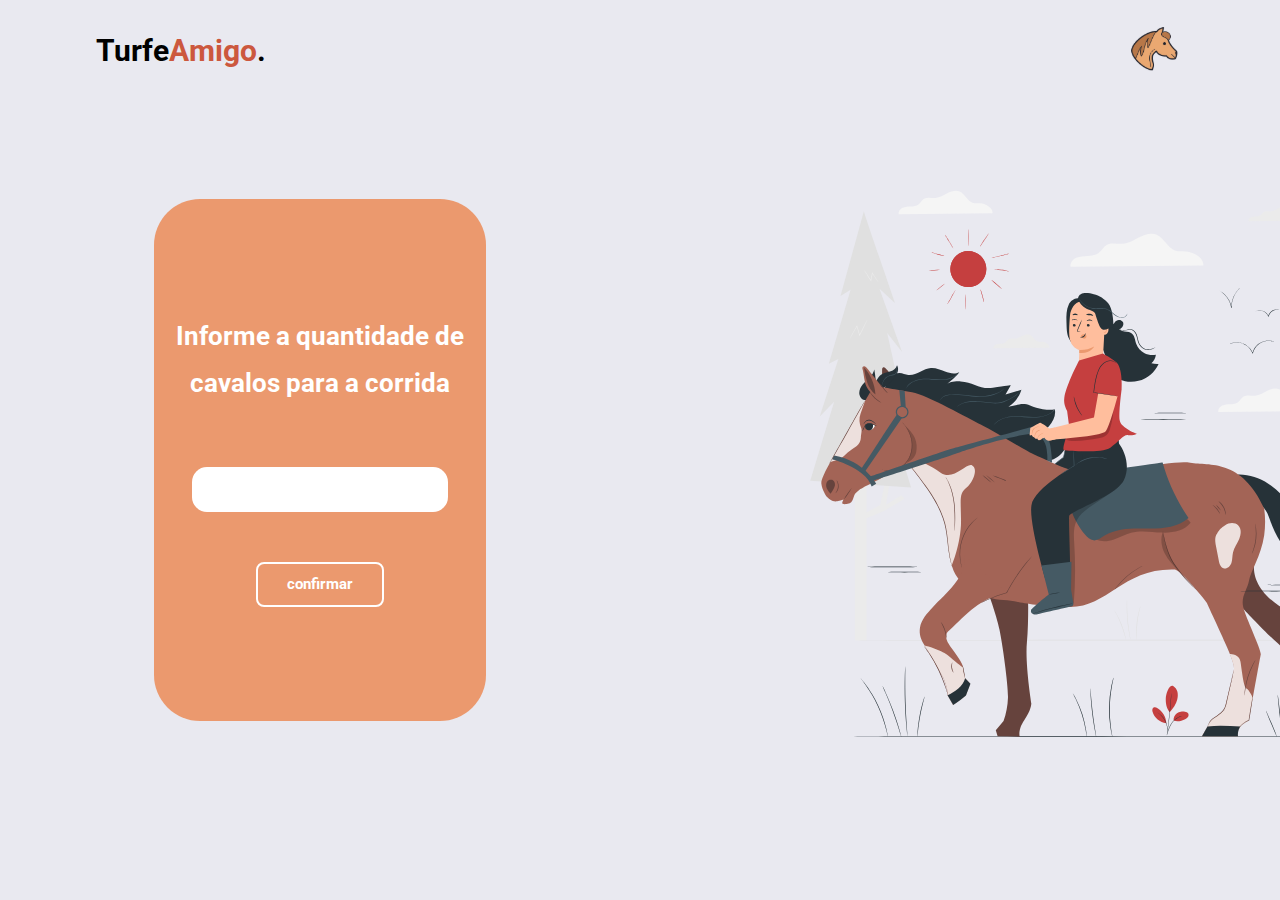
<file: projeto-turf/index.html>
<!DOCTYPE html>
<html lang="pt-br">

<head>
  <meta charset="UTF-8" />
  <meta http-equiv="X-UA-Compatible" content="IE=edge" />
  <meta name="viewport" content="width=device-width, initial-scale=1.0" />
  <link rel="stylesheet" href="style.css" />

  <title>TurfeAmigo.</title>
</head>

<body>
  <header>
    <nav>
      <h1>Turfe<span>Amigo</span>.</h1>
      <div><img src="assets/icone_horse.svg" alt="" /></div>
    </nav>
  </header>
  <section>
    <div class="cont" id="caixaQuantidade">
      <div class="cont-title">
        <h2>Informe a quantidade de cavalos para a corrida</h2>
        <input type="text" id="ipt_qtdCavalos" />
        <div class="button" onclick="CadastrarQuantidade()">
          <h3>confirmar</h3>
        </div>
      </div>
      <div class="cont-img">
        <img src="assets/horse_page1.svg" alt="" />
      </div>
    </div>

    <div class="modal" id="caixaNomeCavalos">
      <div onclick="fechar()" class="fechar">
        <img src="assets/icon_cancelar.svg" alt="" />
      </div>
      <div class="containerModal">
        <div class="contatoArea">
          <h2 class="title-modal">
            Informe o nome dos cavalos participando da corrida
          </h2>
          <input type="text" id="nomeCavalo" class="input-modal" />
          <div class="button" onclick="CadastrarCavalo()">
            <h3>Registrar</h3>
          </div>
        </div>
      </div>
    </div>
    <div class="modal" id="caixaVoltas">
      <div onclick="fechar()" class="fechar">
        <img src="assets/icon_cancelar.svg" alt="" />
      </div>
      <div class="containerModal cont-t">
        <div class="contatoArea" id="contVolta">
          <h2 class="title-modal">Informe a quantidade de voltas</h2>
          <input type="text" id="ipt_qtdVoltas" class="input-modal" />
          <div class="button" onclick="Funcaovoltas()">
            <h3>Registrar voltas</h3>
          </div>
          
        </div>
        <div class="contatoArea" id="largada">
          <h2 class="title-modal" style="text-align: center;">Corrida</h2>
          <div id="largabutton" class="button" onclick="DarLargada()"> 
            <h3>DarLargada</h3>
          </div>
          <div id="resultado" class="title-resultado"></div>
          <div  class="button" onclick="ranking()" id="buttonranking" style="display: none;">
            <h3>Ranking</h3>
          </div>
          <div id="resultado2" class="title-resultado title-rank" style="display: none;"></div>
        </div>
        
      </div>
    </div>
  </section>
</body>

</html>
<script src="index.js"></script>
</file>
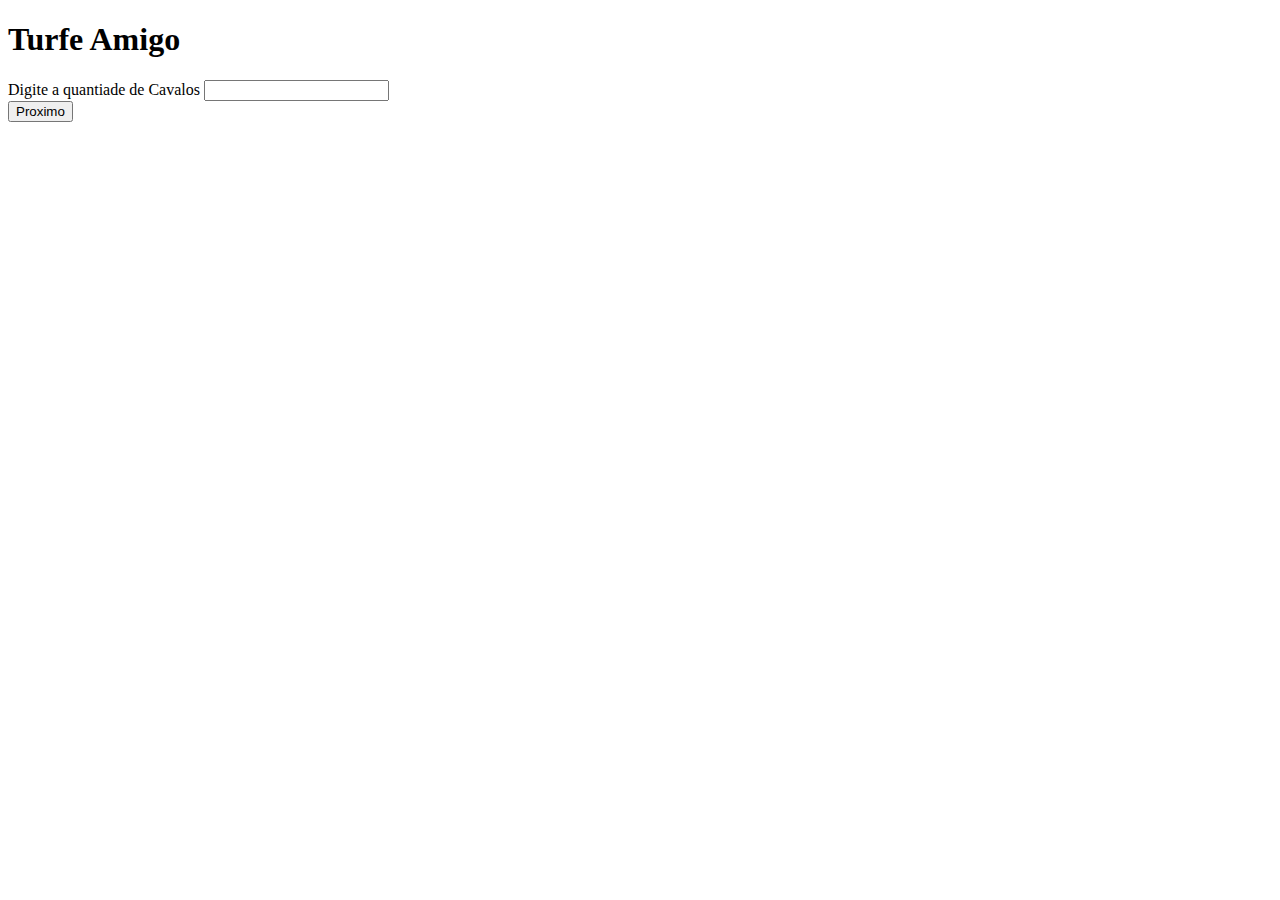
<file: projeto-turf/indexBackEnd.html>
<!DOCTYPE html>
<html lang="en">
<head>
    <meta charset="UTF-8">
    <meta http-equiv="X-UA-Compatible" content="IE=edge">
    <meta name="viewport" content="width=device-width, initial-scale=1.0">
    <title>Turfe Amigo</title>
</head>
<body>
    <h1>Turfe Amigo</h1>
    <div id="caixaQuantidade">
        Digite a quantiade de Cavalos  <input type="text" id="ipt_qtdCavalos"><br>
        <button onclick="CadastrarQuantidade()">Proximo</button><br><br>
    </div>

    <div id="caixaVoltas">
   Digite a quantiade de voltas  <input type="text" id="ipt_qtdVoltas"><br>
    <button onclick="Funcaovoltas()">Pegar Dados</button><br><br>
    </div>




    <div id="caixaNomeCavalos">
        Nome cavalo <input type = "text" id = "nomeCavalo"> <br>
        <button onclick="CadastrarCavalo()">Cadastrar Cavalo</button>
    </div>

    <button onclick="DarLargada()" id="largada">Dar Largada</button>

    <div id="resultado"></div>
    <div id="resultado2"></div>

</body>
</html>

<script src="index.js"></script>
</file>
<file: projeto-turf/style.css>
@import url('https://fonts.googleapis.com/css2?family=Roboto+Slab:wght@400;600;800&family=Roboto:wght@700&display=swap');

* {
    margin: 0;
    padding: 0;
    list-style: none;
    text-decoration: none;
    box-sizing: border-box;
    color: inherit;
}
body{
    overflow-x: hidden;
    background-color: #E9E9F0;
}
header{
    width: 100vw;
    height: 100px;
    display: flex;
    align-items: center;
    justify-content: center;
    
}
nav {
    width: 85vw;
    height: 100px;
    display: flex;
    align-items: center;
    justify-content: space-between;
}
nav h1{
    font-family: 'Roboto';
        font-style: normal;
        font-weight: 700;
        font-size: 30px;
        line-height: 47px;
}
nav h1 span{
    color: #CC583E;
}
nav div{
    width: auto;
    height: 100px;
    display: flex;
    align-items: center;
    justify-content: center;
}
nav div img{
    width: auto;
    height: 60%;
}

section{
    width: 100vw;
    height: 80vh;
    
    display: flex;
    align-items: center;
    justify-content: center;
}
.cont{
    width: 100vw;
    height: 75vh;
    display: flex;
    justify-content: space-around;
    align-items: center;
}
.cont-title{
    width: 26vw;
    height: 58vh;
    border-radius: 46px;
    background-color: #EB996E;

    display: flex;
    justify-content: center;
    align-items: center;
    flex-direction: column;
    text-align: center;
}
input[type=text] {
    outline: none
}

.cont-title input{
    width: 20vw;
    height: 5vh;
    padding: 10px;
    background: #FFFFFF;
        border-radius: 15px;
        border: none;
        font-family: 'Roboto';
        font-style: normal;
            font-weight: 700;
            font-size: 0.9vw;
            line-height: 47px;
}
.cont-title h2{
    font-family: 'Roboto';
        font-style: normal;
        font-weight: 700;
        font-size: 2vw;
        line-height: 47px;
        color: #FFFFFF;
    margin-bottom: 60px;
}
.cont-img {
    width: 26vw;
    height: 68vh;
}
.cont-img img {
    width: auto;
    height: 68vh;
}
.button{
    width: 10vw;
    height: 5vh;
    margin-top: 50px;
    cursor: pointer;
    border: 2px solid #FFFFFF;
    display: flex;
    align-items: center;
    justify-content: center;
    border-radius: 8.09px;

    font-family: 'Roboto';
        font-style: normal;
        font-weight: 700;
        font-size: 1vw;
        line-height: 47px;
        color: #FFFFFF;
}
.cont-t{
    overflow: auto;
}
.button:hover{
    background-color: #FFFFFF;
    color: #EB996E;
    transition: 0.5s;
}
/*Modal*/
.modal {

    width: 50vw;
    height: 60vh;
    background-color: #EB996E;
    position: absolute;
    top: 50%;
    left: 50%;
    transform: translate(-50%, -50%);
    display: none;
    animation: animate;
    animation-duration: 800ms;
    border: solid 2px #EB996E;
    border-radius: 8px;

}

.containerModal {
    width: 50vw;
    height: 50vh;
    display: flex;
    justify-content: center;
}

.containerModal .contatoArea {
    display: flex;
    justify-content: center;
    align-items: center;
    width: auto;
    height: auto;
    flex-direction: column;
    justify-content: space-around;
  

}
.title-modal{
    font-family: 'Roboto';
        font-style: normal;
        font-weight: 700;
        font-size: 2vw;
        line-height: 47px;
        color: #FFFFFF;
        margin-bottom: 60px;
}
.input-modal{
    width: 20vw;
        height: 5vh;
        padding: 10px;
        background: #FFFFFF;
        border-radius: 15px;
        border: none;
        font-family: 'Roboto';
        font-style: normal;
        font-weight: 700;
        font-size: 0.9vw;
        line-height: 47px;
}

@keyframes animate {

    from {
        opacity: 1;
    }

    from {
        opacity: 0;
    }
}


.fechar {

    width: auto;
    height: 10vh;
    float: right;
    cursor: pointer;
    padding: 10px;
}

.fechar img {
    width: auto;
    height: 2.5vh;
}

 .title-resultado{
    font-family: 'Roboto';
    font-style: normal;
    font-weight: 700;
    font-size: 1.5vw;
    color: #FFFFFF;
}
</file>
